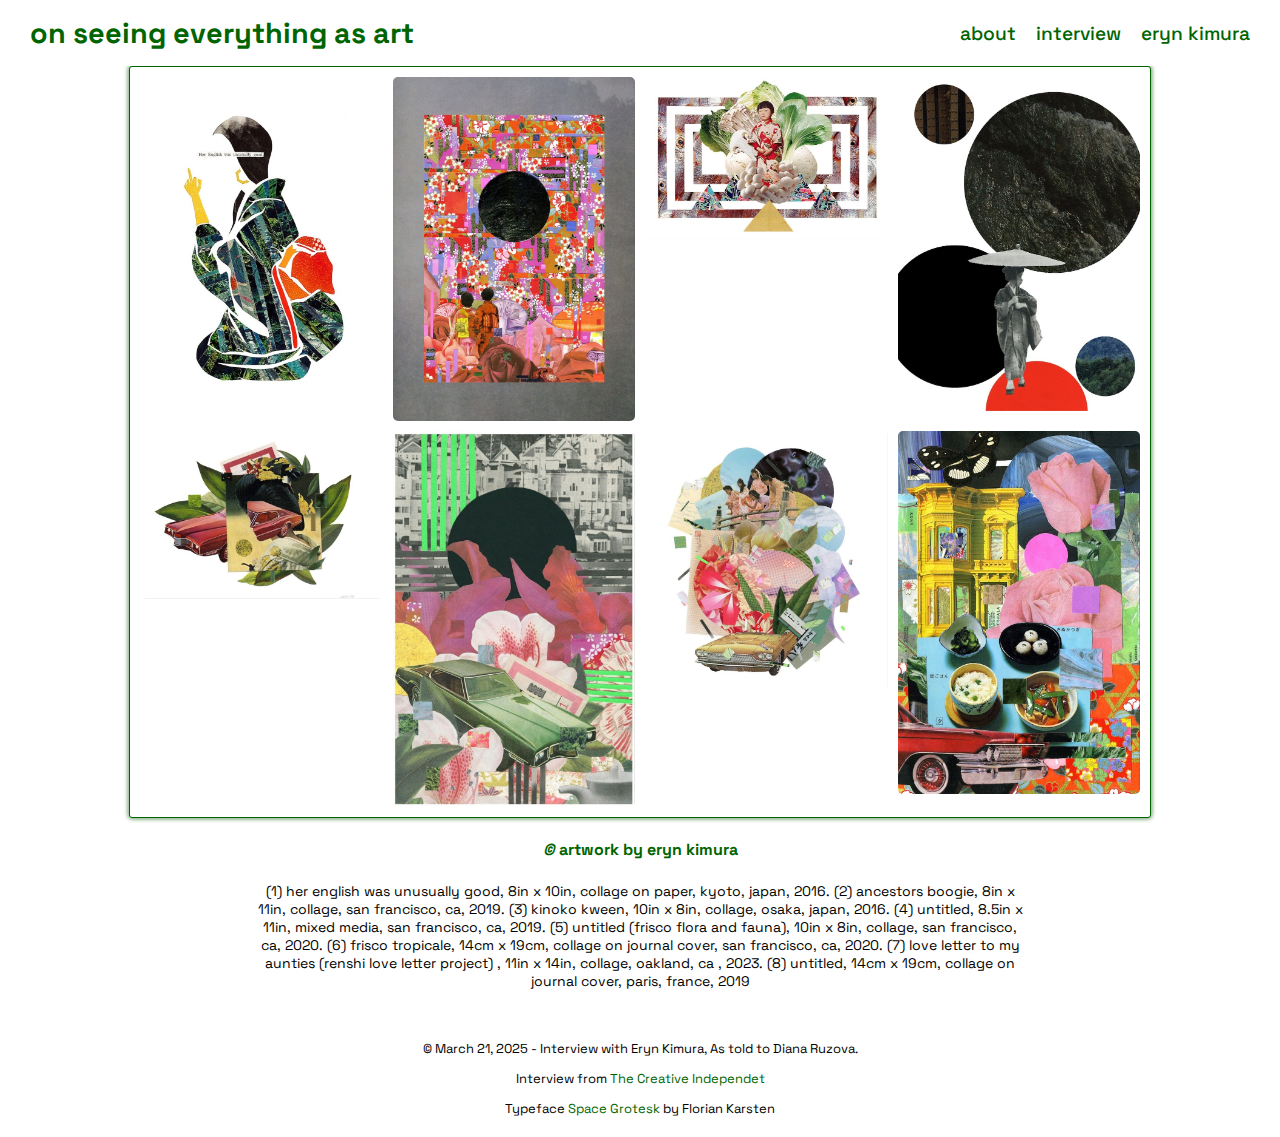
<file: index.html>
<!DOCTYPE html>
<html lang="en">
    <head>
        <meta charset="UTF-8" />
        <title>on seeing everything as art</title>
        <link href="index.css" rel="stylesheet">
        
        <!-- WEBSITE FONT FREE USE "space grotesk" FROM GOOGLE FONTS " -->
        <link href="https://fonts.googleapis.com/css2?family=Space+Grotesk:wght@400;700&display=swap" rel="stylesheet">
    </head>
    
    
    <body>
    
        <nav class="navbar">
             <div class="logo"> on seeing everything as art</div>
                <ul class="nav-links">
                <li><a href="about.html">about</a></li>
                <li><a href="interview.html">interview</a></li>
                <li><a href= https://erynkimura.com > eryn kimura</a></li>
                </ul>
        </nav>
        

        <div class="collage">
            <img src="img/eryn.one.jpg" alt="eryn kimura, her english was unusually good, 8in x 10in, collage on paper, kyoto, japan, 2016">
            <img src="img/eryn.two.jpg" alt="eryn kimura, ancestors boogie, 8in x 11in, collage, san francisco, ca, 2019">
            <img src="img/eryn.three.jpg" alt="eryn kimura, kinoko kween, 10in x 8in, collage, osaka, japan, 2016">
            <img src="img/eryn.four.jpg" alt="eryn kimura, untitled, 8.5in x 11in, mixed media, san francisco, ca, 2019">
            <img src="img/eryn.five.jpg" alt="eryn kimura, untitled (frisco flora and fauna), 10in x 8in, collage, san francisco, ca, 2020">
            <img src="img/eryn.six.jpg" alt="eryn kimura, frisco tropicale, 14cm x 19cm, collage on journal cover, san francisco, ca, 2020">
            <img src="img/eryn.seven.jpg" alt="eryn kimura, love letter to my aunties (renshi love letter project) , 11in x 14in, collage, oakland, ca , 2023">
            <img src="img/eryn.eight.jpg" alt="eryn kimura, untitled, 14cm x 19cm, collage on journal cover, paris, france, 2019">
        </div>
        
        <h4> <i>&copy;</i> artwork by eryn kimura</h4>
        
        <section> 
            <p> (1) her english was unusually good, 8in x 10in, collage on paper, kyoto, japan, 2016. (2) ancestors boogie, 8in x 11in, collage, san francisco, ca, 2019. (3) kinoko kween, 10in x 8in, collage, osaka, japan, 2016. (4) untitled, 8.5in x 11in, mixed media, san francisco, ca, 2019. (5) untitled (frisco flora and fauna), 10in x 8in, collage, san francisco, ca, 2020. (6) frisco tropicale, 14cm x 19cm, collage on journal cover, san francisco, ca, 2020. (7) love letter to my aunties (renshi love letter project) , 11in x 14in, collage, oakland, ca , 2023. (8) untitled, 14cm x 19cm, collage on journal cover, paris, france, 2019 </p>
        </section>
        
        <section>
            <p> 

        
        <footer>
            &copy;  March 21, 2025 - Interview with Eryn Kimura, As told to Diana Ruzova. 
            <p>Interview from <a href ="https://thecreativeindependent.com/" class="custom link">The Creative Independet</a></p>
            <p>Typeface <a href ="https://fonts.google.com/specimen/Space+Grotesk" class="custom link">Space Grotesk</a> by Florian Karsten </p>
        </footer>   
        

    
    </body>
</html>
</file>
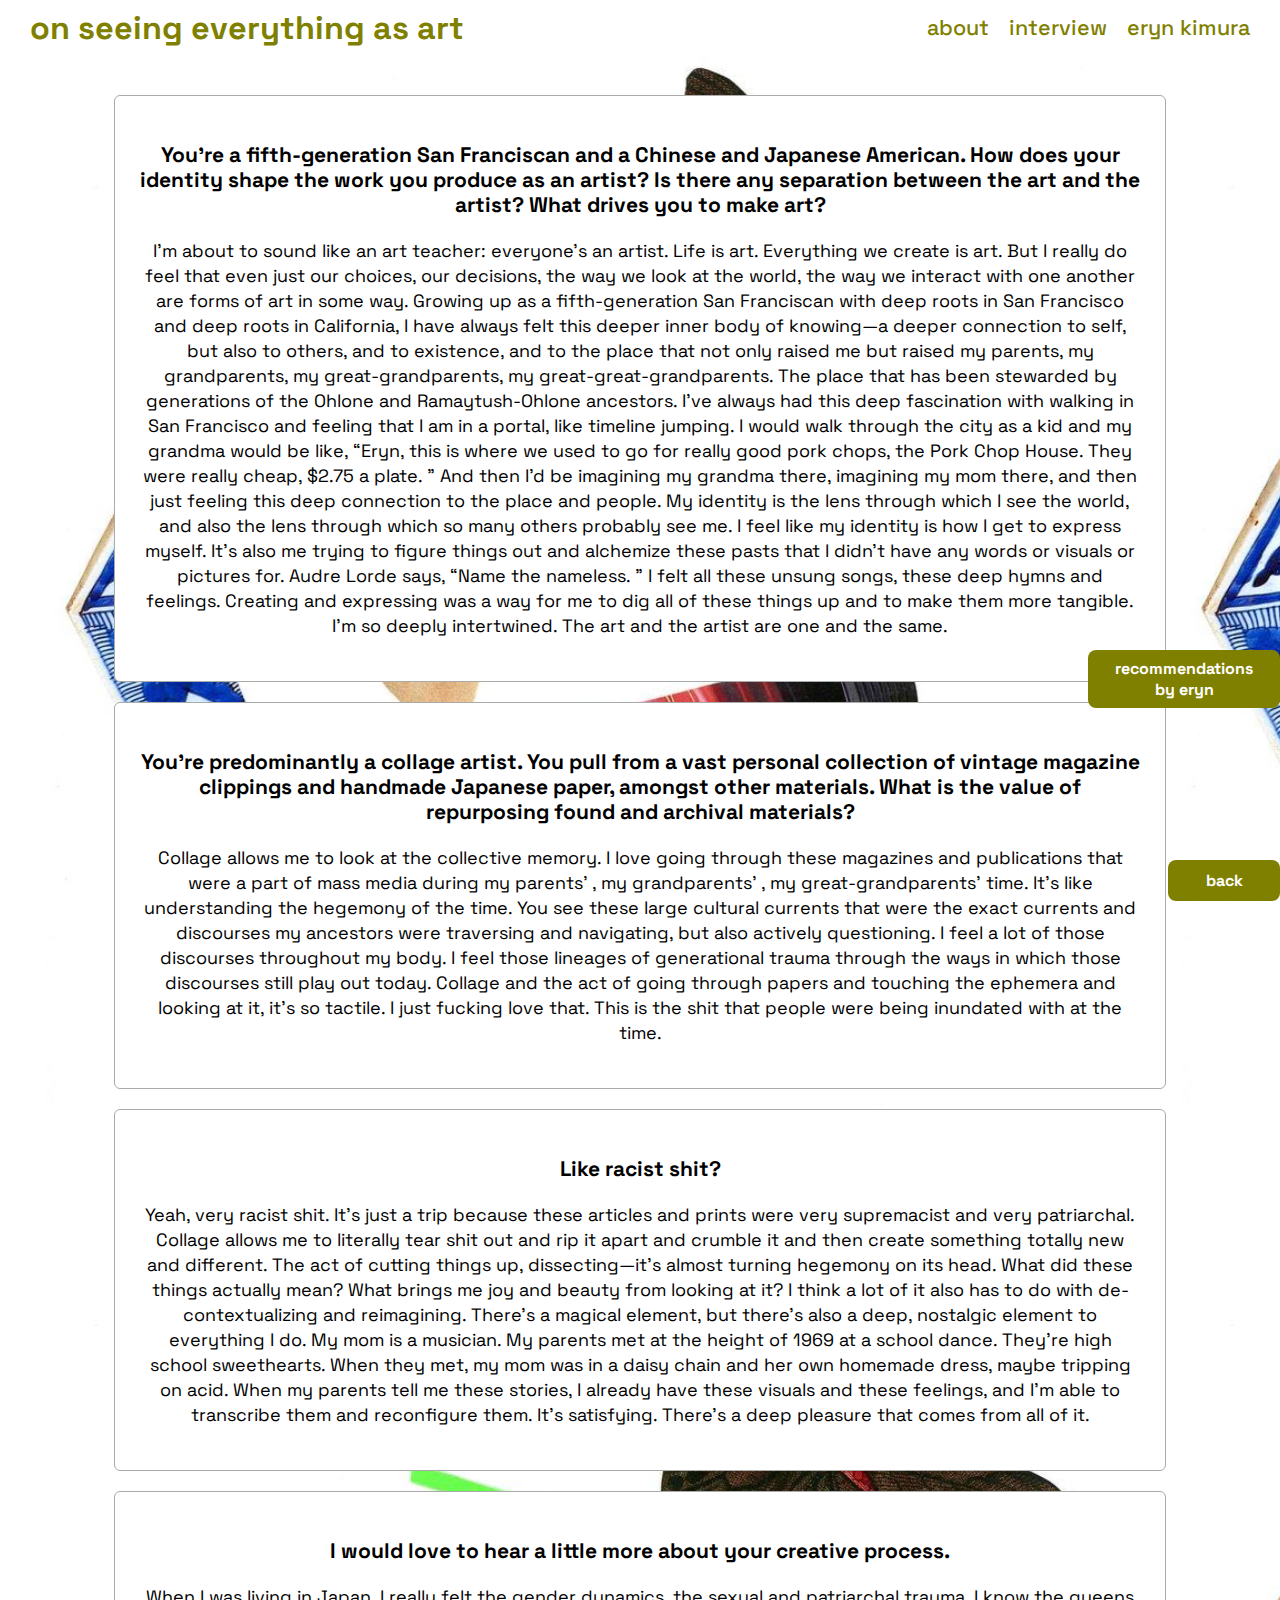
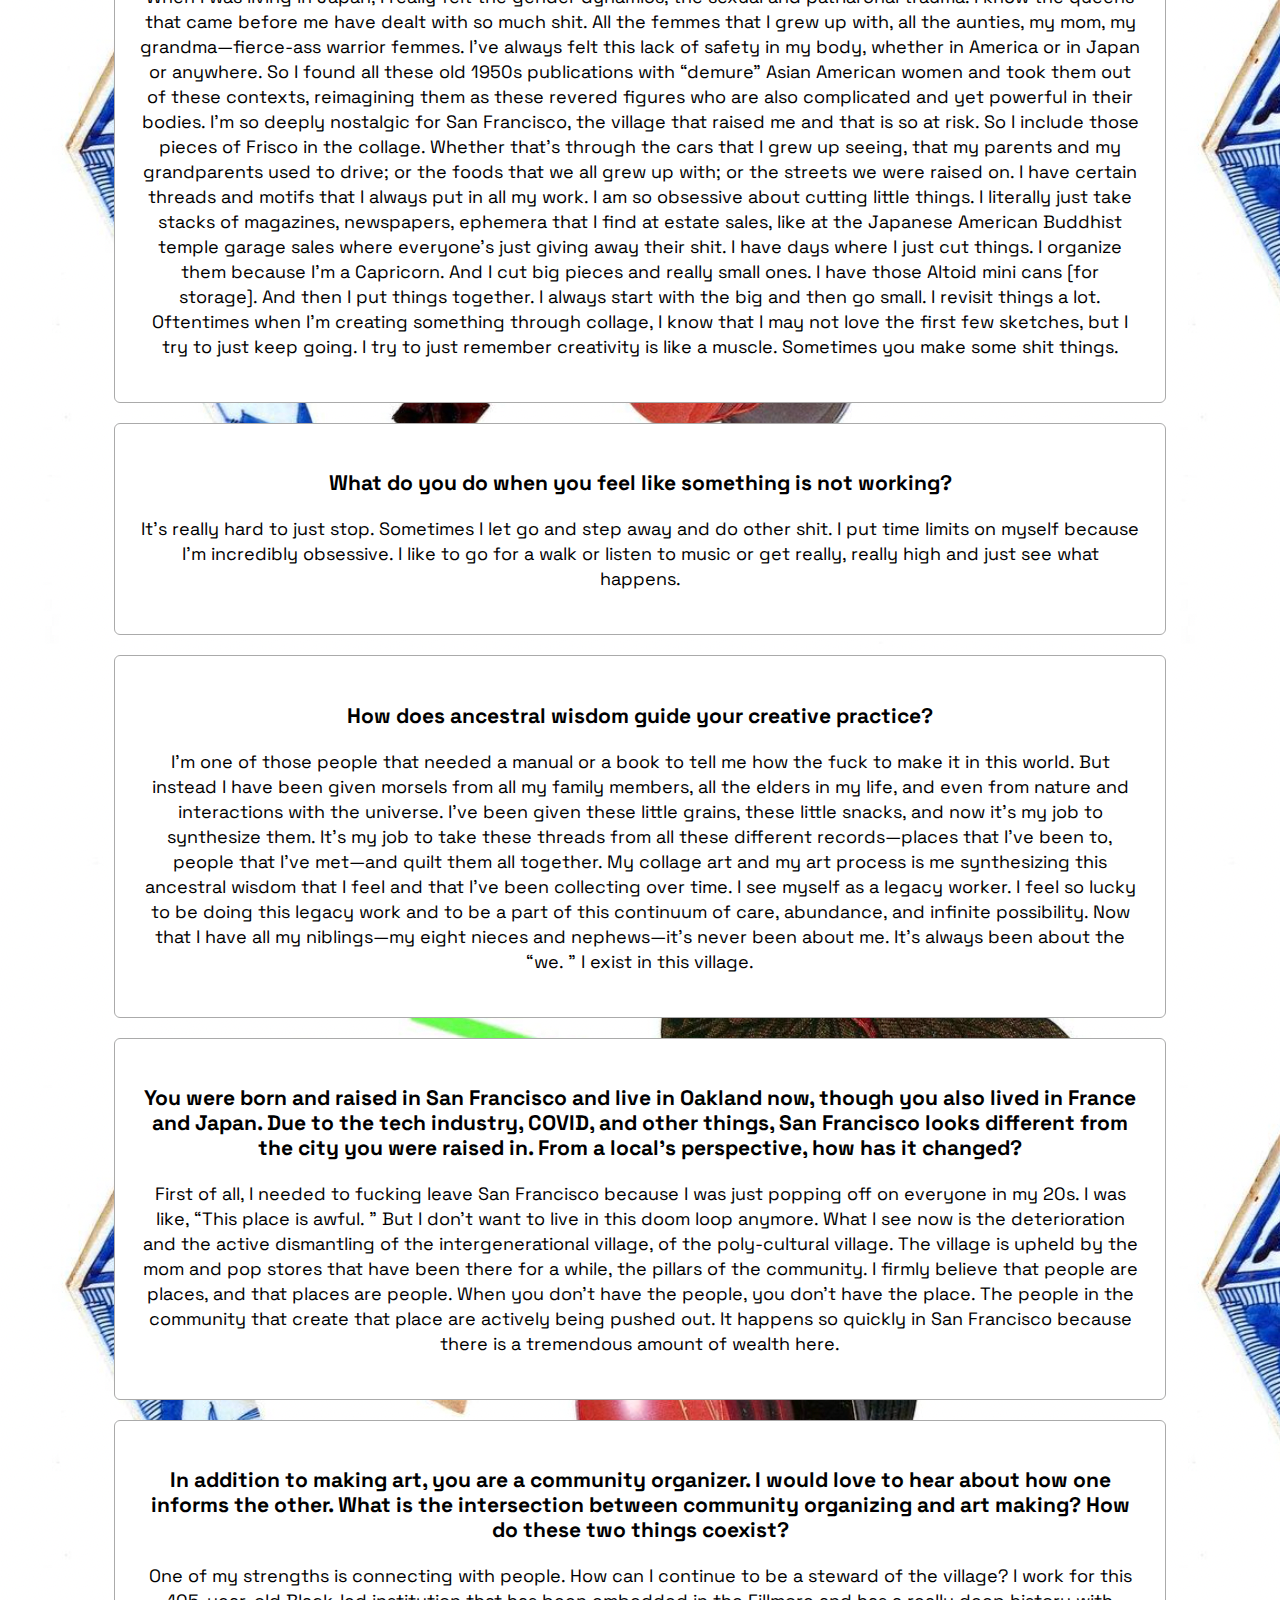
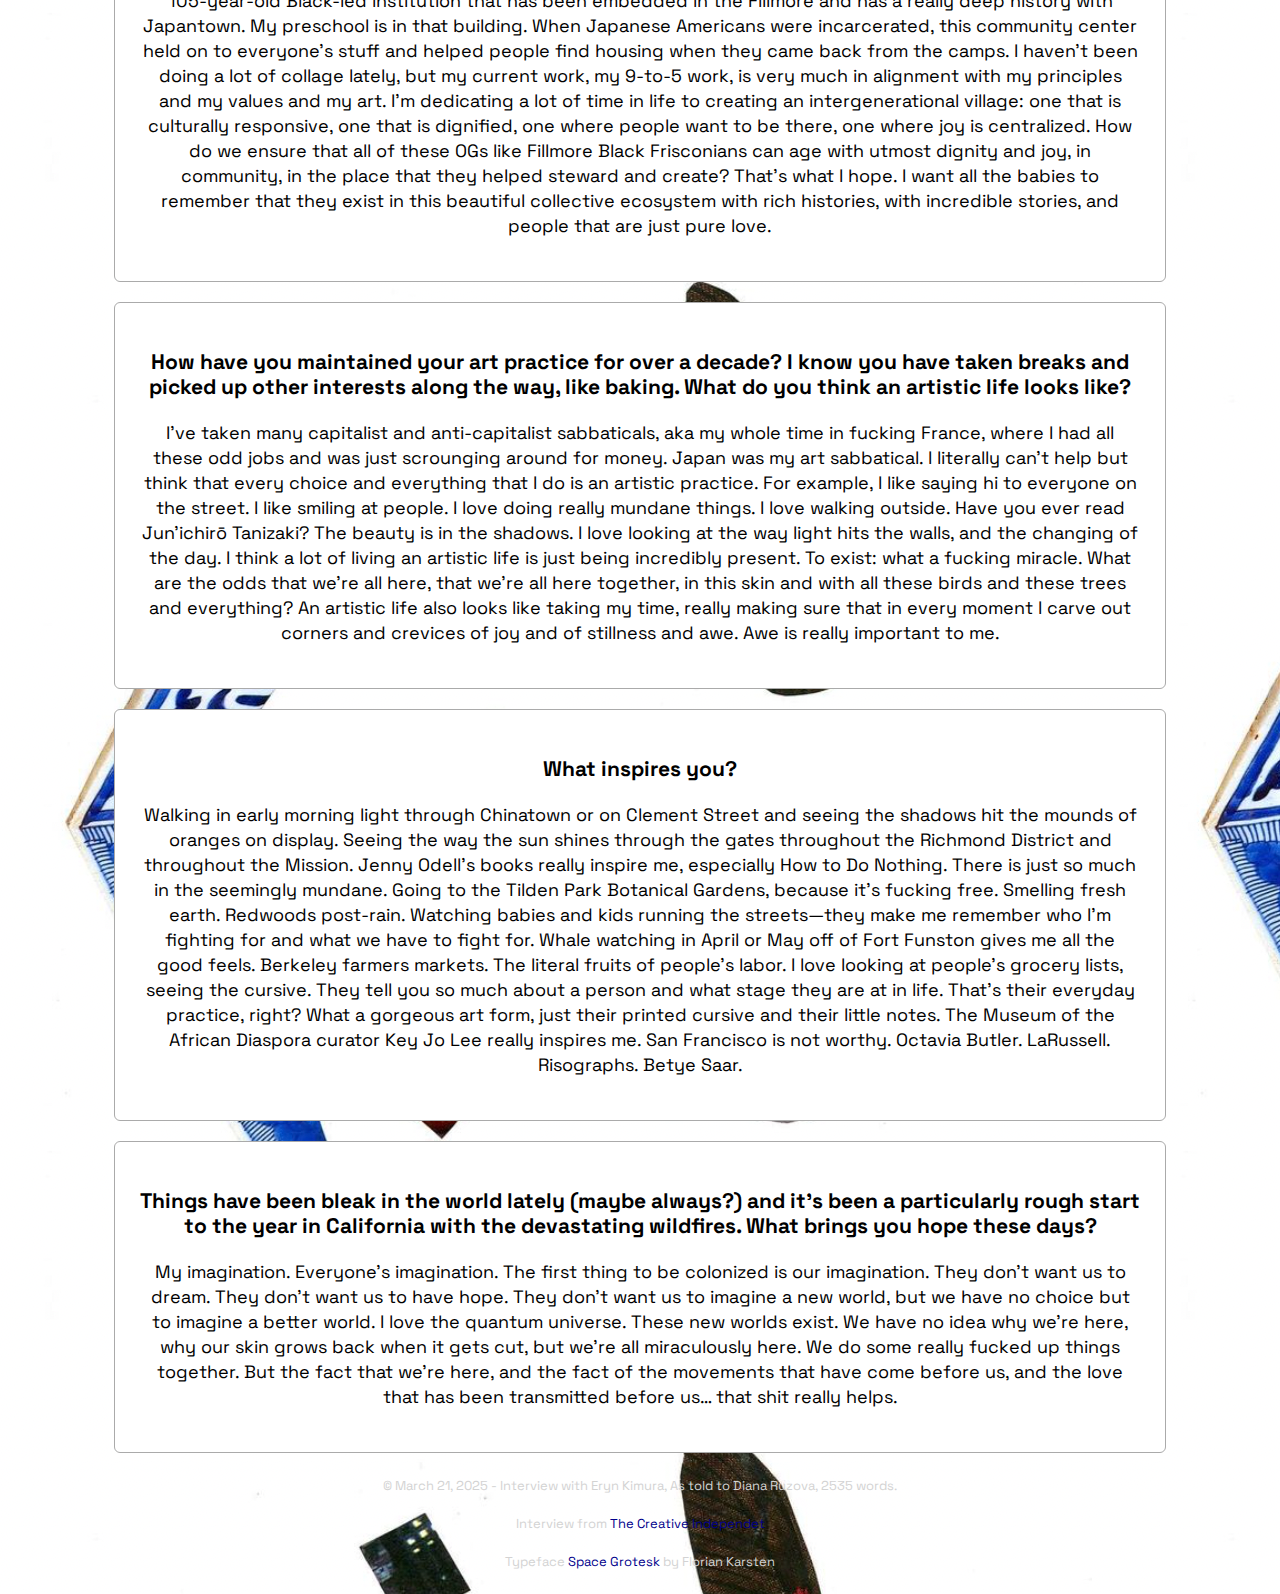
<file: interview.html>
<!DOCTYPE html>
<html lang="en">
    <head>
        <meta charset="UTF-8" />
        <title>interview</title>
        <link href="interview.css" rel="stylesheet" />
        
        <!-- WEBSITE FONT FREE USE "space grotesk" FROM GOOGLE FONTS " -->
        <link href="https://fonts.googleapis.com/css2?family=Space+Grotesk:wght@400;700&display=swap" rel="stylesheet">
    
    </head>
   
    
    
    <body>

        <nav class="navbar">
             <div class="logo">on seeing everything as art</div>
                <ul class="nav-links">
                <li><a href="about.html">about</a></li>
                <li><a href="interview.html">interview</a></li>
                <li><a href= https://erynkimura.com > eryn kimura</a></li>
                </ul>
        </nav>
        
    <div class="container">  
        <div class="textblock1">
          <h3> You’re a fifth-generation San Franciscan and a Chinese and Japanese American. How does your identity shape the
                work you produce as an artist? Is there any separation between the art and the artist? What drives you to make
                art?</h3>
          <p>I’m about to sound like an art teacher: everyone’s an artist. Life is art. Everything we create is art. But I
                really do feel that even just our choices, our decisions, the way we look at the world, the way we interact with
                one another are forms of art in some way. Growing up as a fifth-generation San Franciscan with deep roots in San
                Francisco and deep roots in California, I have always felt this deeper inner body of knowing—a deeper connection
                to self, but also to others, and to existence, and to the place that not only raised me but raised my parents, my
                grandparents, my great-grandparents, my great-great-grandparents. The place that has been stewarded by generations
                of the Ohlone and Ramaytush-Ohlone ancestors.
                I’ve always had this deep fascination with walking in San Francisco and feeling that I am in a portal, like
                timeline jumping. I would walk through the city as a kid and my grandma would be like,
                “Eryn, this is where we
                used to go for really good pork chops, the Pork Chop House. They were really cheap, $2.75 a plate.
                ” And then I’d
                be imagining my grandma there, imagining my mom there, and then just feeling this deep connection to the place
                and people.
                My identity is the lens through which I see the world, and also the lens through which so many others probably
                see me. I feel like my identity is how I get to express myself. It’s also me trying to figure things out and
                alchemize these pasts that I didn’t have any words or visuals or pictures for. Audre Lorde says,
                “Name the
                nameless.
                ” I felt all these unsung songs, these deep hymns and feelings. Creating and expressing was a way for me
                to dig all of these things up and to make them more tangible. I’m so deeply intertwined. The art and the artist
                are one and the same.</p>
        </div>
        <div class="textblock2">
          <h3> You’re predominantly a collage artist. You pull from a vast personal collection of vintage magazine clippings and
                handmade Japanese paper, amongst other materials. What is the value of repurposing found and archival materials?
            </h3>
          <p>         Collage allows me to look at the collective memory. I love going through these magazines and publications that
                were a part of mass media during my parents’
                , my grandparents’
                , my great-grandparents’ time. It’s like
                understanding the hegemony of the time. You see these large cultural currents that were the exact currents and
                discourses my ancestors were traversing and navigating, but also actively questioning. I feel a lot of those
                discourses throughout my body. I feel those lineages of generational trauma through the ways in which those
                discourses still play out today. Collage and the act of going through papers and touching the ephemera and
                looking at it, it’s so tactile. I just fucking love that. This is the shit that people were being inundated with
                at the time.</p>
        </div>
        <div class="textblock3">
          <h3>Like racist shit?</h3>
          <p>Yeah, very racist shit. It’s just a trip because these articles and prints were very supremacist and very
                patriarchal. Collage allows me to literally tear shit out and rip it apart and crumble it and then create
                something totally new and different. The act of cutting things up, dissecting—it’s almost turning hegemony on its
                head. What did these things actually mean? What brings me joy and beauty from looking at it? I think a lot of it
                also has to do with de-contextualizing and reimagining. There’s a magical element, but there’s also a deep,
                nostalgic element to everything I do.
                My mom is a musician. My parents met at the height of 1969 at a school dance. They’re high school sweethearts.
                When they met, my mom was in a daisy chain and her own homemade dress, maybe tripping on acid. When my parents
                tell me these stories, I already have these visuals and these feelings, and I’m able to transcribe them and
                reconfigure them. It’s satisfying. There’s a deep pleasure that comes from all of it.
            </p>
        </div>
        <div class="textblock4">
          <h3>I would love to hear a little more about your creative process.</h3>
          <p>When I was living in Japan, I really felt the gender dynamics, the sexual and patriarchal trauma. I know the
            queens that came before me have dealt with so much shit. All the femmes that I grew up with, all the aunties, my
            mom, my grandma—fierce-ass warrior femmes. I’ve always felt this lack of safety in my body, whether in America or
            in Japan or anywhere. So I found all these old 1950s publications with “demure” Asian American women and took them
            out of these contexts, reimagining them as these revered figures who are also complicated and yet powerful in
            their bodies. I’m so deeply nostalgic for San Francisco, the village that raised me and that is so at risk. So I
            include those pieces of Frisco in the collage. Whether that’s through the cars that I grew up seeing, that my
            parents and my grandparents used to drive; or the foods that we all grew up with; or the streets we were raised
            on. I have certain threads and motifs that I always put in all my work.
            I am so obsessive about cutting little things. I literally just take stacks of magazines, newspapers, ephemera
            that I find at estate sales, like at the Japanese American Buddhist temple garage sales where everyone’s just
            giving away their shit. I have days where I just cut things. I organize them because I’m a Capricorn. And I cut
            big pieces and really small ones. I have those Altoid mini cans [for storage]. And then I put things together. I
            always start with the big and then go small.
            I revisit things a lot. Oftentimes when I’m creating something through collage, I know that I may not love the
            first few sketches, but I try to just keep going. I try to just remember creativity is like a muscle. Sometimes
            you make some shit things.</p>
        </div>
  
        
        <div class="textblock5">
        <h3>What do you do when you feel like something is not working?</h3>
        <p>
            It’s really hard to just stop. Sometimes I let go and step away and do other shit. I put time limits on myself
            because I’m incredibly obsessive. I like to go for a walk or listen to music or get really, really high and just
            see what happens.
        </p>
        </div>
        
        <div class="textblock6">
        <h3>How does ancestral wisdom guide your creative practice?</h3>
        <p>
            I’m one of those people that needed a manual or a book to tell me how the fuck to make it in this world. But
            instead I have been given morsels from all my family members, all the elders in my life, and even from nature and
            interactions with the universe. I’ve been given these little grains, these little snacks, and now it’s my job to
            synthesize them. It’s my job to take these threads from all these different records—places that I’ve been to,
            people that I’ve met—and quilt them all together. My collage art and my art process is me synthesizing this
            ancestral wisdom that I feel and that I’ve been collecting over time. I see myself as a legacy worker. I feel so
            lucky to be doing this legacy work and to be a part of this continuum of care, abundance, and infinite
            possibility. Now that I have all my niblings—my eight nieces and nephews—it’s never been about me. It’s always
            been about the “we.
            ” I exist in this village.
        </p>
        </div>
            
        <div class="textblock7">    
        <h3>
            You were born and raised in San Francisco and live in Oakland now, though you also lived in France and Japan. Due
            to the tech industry, COVID, and other things, San Francisco looks different from the city you were raised in.
            From a local’s perspective, how has it changed?
        </h3>
        <p>
            First of all, I needed to fucking leave San Francisco because I was just popping off on everyone in my 20s. I was
            like,
            “This place is awful.
            ” But I don’t want to live in this doom loop anymore. What I see now is the
            deterioration and the active dismantling of the intergenerational village, of the poly-cultural village. The
            village is upheld by the mom and pop stores that have been there for a while, the pillars of the community. I
            firmly believe that people are places, and that places are people. When you don’t have the people, you don’t have
            the place. The people in the community that create that place are actively being pushed out. It happens so
            quickly in San Francisco because there is a tremendous amount of wealth here.
        </p>
        </div>

        <div class="textblock8">
        <h3>
            In addition to making art, you are a community organizer. I would love to hear about how one informs the other.
            What is the intersection between community organizing and art making? How do these two things coexist?
        </h3>
        <p>
            One of my strengths is connecting with people. How can I continue to be a steward of the village? I work for this
            105-year-old Black-led institution that has been embedded in the Fillmore and has a really deep history with
            Japantown. My preschool is in that building. When Japanese Americans were incarcerated, this community center
            held on to everyone’s stuff and helped people find housing when they came back from the camps.
            I haven’t been doing a lot of collage lately, but my current work, my 9-to-5 work, is very much in alignment with
            my principles and my values and my art. I’m dedicating a lot of time in life to creating an intergenerational
            village: one that is culturally responsive, one that is dignified, one where people want to be there, one where
            joy is centralized. How do we ensure that all of these OGs like Fillmore Black Frisconians can age with utmost
            dignity and joy, in community, in the place that they helped steward and create? That’s what I hope. I want all the babies to remember that they exist in this beautiful collective ecosystem with
            rich histories, with incredible stories, and people that are just pure love.
        </p>
        </div>
        
        <div class="textblock9">
        <h3>
            How have you maintained your art practice for over a decade? I know you have taken breaks and picked up other
            interests along the way, like baking. What do you think an artistic life looks like?
        </h3>
        <p>
            I’ve taken many capitalist and anti-capitalist sabbaticals, aka my whole time in fucking France, where I had all
            these odd jobs and was just scrounging around for money. Japan was my art sabbatical. I literally can’t help but
            think that every choice and everything that I do is an artistic practice. For example, I like saying hi to
            everyone on the street. I like smiling at people. I love doing really mundane things. I love walking outside.
            Have you ever read Jun’ichirō Tanizaki? The beauty is in the shadows. I love looking at the way light hits the
            walls, and the changing of the day. I think a lot of living an artistic life is just being incredibly present. To
            exist: what a fucking miracle. What are the odds that we’re all here, that we’re all here together, in this skin
            and with all these birds and these trees and everything? An artistic life also looks like taking my time, really
            making sure that in every moment I carve out corners and crevices of joy and of stillness and awe. Awe is really
            important to me.
        </p>
        </div>
        
        <div class="textblock10">
        <h3>
            What inspires you?
        </h3>
        <p>
            Walking in early morning light through Chinatown or on Clement Street and seeing the shadows hit the mounds of
            oranges on display. Seeing the way the sun shines through the gates throughout the Richmond District and
            throughout the Mission. Jenny Odell’s books really inspire me, especially How to Do Nothing. There is just so
            much in the seemingly mundane. Going to the Tilden Park Botanical Gardens, because it’s fucking free. Smelling
            fresh earth. Redwoods post-rain. Watching babies and kids running the streets—they make me remember who I’m
            fighting for and what we have to fight for. Whale watching in April or May off of Fort Funston gives me all the
            good feels. Berkeley farmers markets. The literal fruits of people’s labor. I love looking at people’s grocery
            lists, seeing the cursive. They tell you so much about a person and what stage they are at in life. That’s their everyday practice, right? What a gorgeous art form, just their printed cursive and their little notes. The Museum
            of the African Diaspora curator Key Jo Lee really inspires me. San Francisco is not worthy. Octavia Butler.
            LaRussell. Risographs. Betye Saar.
        </p>
        </div>
        
        <div class="textblock11">
        <h3>
            Things have been bleak in the world lately (maybe always?) and it’s been a particularly rough start to the year in
            California with the devastating wildfires. What brings you hope these days?
        </h3>
        <p>
            My imagination. Everyone’s imagination. The first thing to be colonized is our imagination. They don’t want us to
            dream. They don’t want us to have hope. They don’t want us to imagine a new world, but we have no choice but to
            imagine a better world. I love the quantum universe. These new worlds exist. We have no idea why we’re here, why
            our skin grows back when it gets cut, but we’re all miraculously here. We do some really fucked up things
            together. But the fact that we’re here, and the fact of the movements that have come before us, and the love that
            has been transmitted before us… that shit really helps.
        </p>
        </div>
    </div>    
        
    <a href="index.html" class="button">back</a>
        
    <div class="popup-button">
        <button class="button">recommendations by eryn</button>
            <div class="popup-box">
                <p>&#9728; The South Berkeley Farmers’ Market in late August</p>
                <p>&#9729; Walking through Golden Gate Park when it’s really, really foggy on a three-day weekend when all the suckas leave town</p>
                <p>&#x2602; The smell of Tilden Botanical Gardens after the rain</p>
                <p>&hearts; Intergenerational dance floors</p>
                <p>&#9734; Singing the final verses of “I Get Lonely” by Janet Jackson at the top of one’s lungs with utmost dynamism during the Wednesday morning commute across the Bay Bridge</p>
            </div>
     </div>
        
        <footer>
            &copy;  March 21, 2025 - Interview with Eryn Kimura, As told to Diana Ruzova, 2535 words. 
            <p>Interview from <a href ="https://thecreativeindependent.com/" class="custom link">The Creative Independet</a></p>
            <p>Typeface <a href ="https://fonts.google.com/specimen/Space+Grotesk" class="custom link">Space Grotesk</a> by Florian Karsten </p>
        </footer> 
        
        
    </body>
</html>
</file>
<file: index.css>
/* FOR THE WHOLE PAGE */
    body {
        margin: 0; 
        font-family: 'Space Grotesk', sans-serif;
        background-color: white;
}

/* MENU BAR */
    .navbar {
      font-size: larger;
      background-color: white;
      color: darkgreen;
      display: flex;
      justify-content: space-between;
      align-items: center;
      padding: 15px 30px;
      position: sticky;
      top: 0;
      z-index: 1000;
}

    .logo {
      font-size: 1.5em;
      font-weight: bold;
}

    .logo:hover {
    -webkit-filter: grayscale(1);
    filter: grayscale(1);
}

    .nav-links {
      list-style: none;
      display: flex;
      gap: 20px;
      margin: 0;
}

    .nav-links li a {
      text-decoration: none;
      color: darkgreen;
      font-weight: 500;
      transition: color 0.3s ease;
}

    .nav-links li a:hover {
      color: #B9121B;
}

/* FOTOCOLLAGE */
.collage {
  display: grid;
  grid-template-columns: repeat(4, 1fr);
  gap: 10px;
  max-width: 1000px;
  padding: 10px;
  margin-top: 50px;
  margin-bottom: 20px;
  margin-left: 350px;
  margin-right: 350px;
  margin: auto;
  background: white;
  border: 0.5px solid darkgreen;
  border-radius: 3px;
  box-shadow: 0 0 3px lightgrey, 0 0 5px darkgreen;
}

.collage img {
  width: 100%;
  height: auto;
  display: block;
  border-radius: 5px;
  object-fit: cover;
  transition: transfrom 0.3s ease-in, z-index 1s;
}

 .collage img:hover {
      transform: scale(1.6);
      z-index: 15;
      box-shadow: 0 0 5px lightgrey, 0 0 15px darkgreen;
    }

  section { 
      font-size: 14px;
      text-align: center;
      width: 60vw;
      margin: auto;
      /*margin-left: 155px;
      margin-right: 155px;*/
}

h4 {  text-align: center;
      color: darkgreen;
}

/* FOOTER*/
  footer { 
      line-height: initial;
      font-size: small;
      margin-top: 50px; 
      margin-bottom: 20px;
      text-align: center;
}

  a {
     color: darkgreen;
     text-decoration: none;
}

  a:hover {
    color: #B9121B;
}
</file>
<file: interview.css>
/* FOR THE WHOLE PAGE */
body {
    font-size: 18px;
    line-height: 25px;
    text-align: center;
    margin: 0;
    font-family: "Space Grotesk", sans-serif;
    background-color: #fafafa;
    background-image: url('img/interview%20background.png');
    /* IMAGE FROM ERYN'S WEBSITE*/
    background-repeat: repeat;
}

    ::selection {
        color: #B9121B
}

/* MENU BAR */
.navbar {
    font-size: larger;
    background-color: white;
    color: olive;
    display: flex;
    justify-content: space-between;
    align-items: center;
    padding: 15px 30px;
    position: sticky;
    top: 0;
    z-index: 1000;
}

.logo {
    font-size: 1.5em;
    font-weight: bold;
}

.logo:hover {
    -webkit-filter: grayscale(1);
    filter: grayscale(1);
}

.nav-links {
    list-style: none;
    display: flex;
    gap: 20px;
    margin: 0;
}

.nav-links li a {
    text-decoration: none;
    color: olive;
    font-weight: 500;
    transition: color 0.3s ease;
}

.nav-links li a:hover {
    color: #b9121b;
}



/* TEXTBLOCK INTERVIEW*/
.container {
    display: flex;
    flex-direction: column;
    align-items: center;
    gap: 20px;
    margin-top: 40px;
}

.textblock1 {
    width: 1000px;
    padding: 25px;
    background-color: white;
    border: 1px solid #aaa;
    border-radius: 6px;
    transition: transfrom 0.3s ease-in, z-index 1s;
}

    .textblock1:hover {
        transform: scale(1.025);
        z-index: 5;
        box-shadow: 0 0 15px #b9121b, 0 0 30px olive;
}

.textblock2 {
    
    width: 1000px;
    padding: 25px;
    background-color: white;
    border: 1px solid #aaa;
    border-radius: 6px;
    transition: transfrom 0.3s ease-in, z-index 1s;
}

    .textblock2:hover {
        transform: scale(1.025);
        z-index: 5;
        box-shadow: 0 0 15px #b9121b, 0 0 30px olive;
}

.textblock3 {
    width: 1000px;
    padding: 25px;
    background-color: white;
    border: 1px solid #aaa;
    border-radius: 6px;
    transition: transfrom 0.3s ease-in, z-index 1s;
}

    .textblock3:hover {
        transform: scale(1.025);
        z-index: 5;
        box-shadow: 0 0 15px #b9121b, 0 0 30px olive;
}

.textblock4 {
    width: 1000px;
    padding: 25px;
    background-color: white;
    border: 1px solid #aaa;
    border-radius: 6px;
    transition: transfrom 0.3s ease-in, z-index 1s;
}

    .textblock4:hover {
        transform: scale(1.025);
        z-index: 5;
        box-shadow: 0 0 15px #b9121b, 0 0 30px olive;
}

.textblock5 {
    width: 1000px;
    padding: 25px;
    background-color: white;
    border: 1px solid #aaa;
    border-radius: 6px;
    transition: transfrom 0.3s ease-in, z-index 1s;
}

    .textblock5:hover {
        transform: scale(1.025);
        z-index: 5;
        box-shadow: 0 0 15px #b9121b, 0 0 30px olive;
}

.textblock6 {
    width: 1000px;
    padding: 25px;
    background-color: white;
    border: 1px solid #aaa;
    border-radius: 6px;
    transition: transfrom 0.3s ease-in, z-index 1s;
}

    .textblock6:hover {
        transform: scale(1.025);
        z-index: 5; 
        box-shadow: 0 0 15px #b9121b, 0 0 30px olive;
}

.textblock7 {
    width: 1000px;
    padding: 25px;
    background-color: white;
    border: 1px solid #aaa;
    border-radius: 6px;
    transition: transfrom 0.3s ease-in, z-index 1s;
}

    .textblock7:hover {
        transform: scale(1.025);
        z-index: 5; 
        box-shadow: 0 0 15px #b9121b, 0 0 30px olive;
}

.textblock8 {
    width: 1000px;
    padding: 25px;
    background-color: white;
    border: 1px solid #aaa;
    border-radius: 6px;
    transition: transfrom 0.3s ease-in, z-index 1s;
}

    .textblock8:hover {
        transform: scale(1.025);
        z-index: 5; 
        box-shadow: 0 0 15px #b9121b, 0 0 30px olive;
}

.textblock9 {
    width: 1000px;
    padding: 25px;
    background-color: white;
    border: 1px solid #aaa;
    border-radius: 6px;
    transition: transfrom 0.3s ease-in, z-index 1s;
}

    .textblock9:hover {
        transform: scale(1.025);
        z-index: 5; 
        box-shadow: 0 0 15px #b9121b, 0 0 30px olive;
}

.textblock10 {
    width: 1000px;
    padding: 25px;
    background-color: white;
    border: 1px solid #aaa;
    border-radius: 6px;
    transition: transfrom 0.3s ease-in, z-index 1s;
}

    .textblock10:hover {
        transform: scale(1.025);
        z-index: 5; 
        box-shadow: 0 0 15px #b9121b, 0 0 30px olive;
}

.textblock11 {
    width: 1000px;
    padding: 25px;
    background-color: white;
    border: 1px solid #aaa;
    border-radius: 6px;
    transition: transfrom 0.3s ease-in, z-index 1s;
}

    .textblock11:hover {
        transform: scale(1.025);
        z-index: 5; 
        box-shadow: 0 0 15px #b9121b, 0 0 30px olive;
}

/* BUTTON */
a.button {
    font-family: "Space Grotesk", sans-serif;
    font-size: 16px;
    font-weight: bold;
    color: white;
    margin-top: 50px;
    margin-bottom: 150px;
    top: 90%; 
    right: 0;
    width: 5vw;
    position: fixed;
    background-color: olive;
    border: auto;
    padding: 8px 24px;
    border-radius: 8px;
    cursor: pointer;
    transition: background-color 0.3s ease;
}

a.button:hover {
    font-family: "Space Grotesk", sans-serif;
    background-color: #b9121b;
}


/* POPUP BUTTON */
button { 
    display: inline-block;
    font-family: "Space Grotesk", sans-serif;
    font-size: 16px;
    font-weight: bold;
    color: white;
    margin-top: 20px;
    margin-bottom: 20px;
    position: fixed;
    top: 70%; 
    left: 85%;
    background-color: olive;
    border: none;
    padding: 8px 24px;
    border-radius: 8px;
    cursor: pointer;
    transition: background-color 0.3s ease;
}

.popup-button:hover .popup-box {
      background-color: #B9121B;
      opacity: 95%;
      display: block;
      box-shadow: 0 0 15px #b9121b, 0 0 30px olive;
}

.popup-box {
  font-family: "Space Grotesk", sans-serif;
  font-size: 16px;
  display: none; 
  position: fixed;
  top: 50%; 
  left: 50%;
  transform: translate(-50%, -50%);
  background-color: #B9121B;
  color: white;
  padding: 10px 16px;
  border-radius: 6px;
  box-shadow: 0 4px 8px lightgrey;
  white-space: nowrap;
  z-index: 10;
}

/* FOOTER*/
footer {
    color: lightgray;
    font-size: small;
    margin-top: 20px;
    margin-bottom: 20px;
    text-align: center;
}

  a {
     color: darkblue;
     text-decoration: none;
      }

  a:hover {
    color: lightgrey;
  }
</file>
